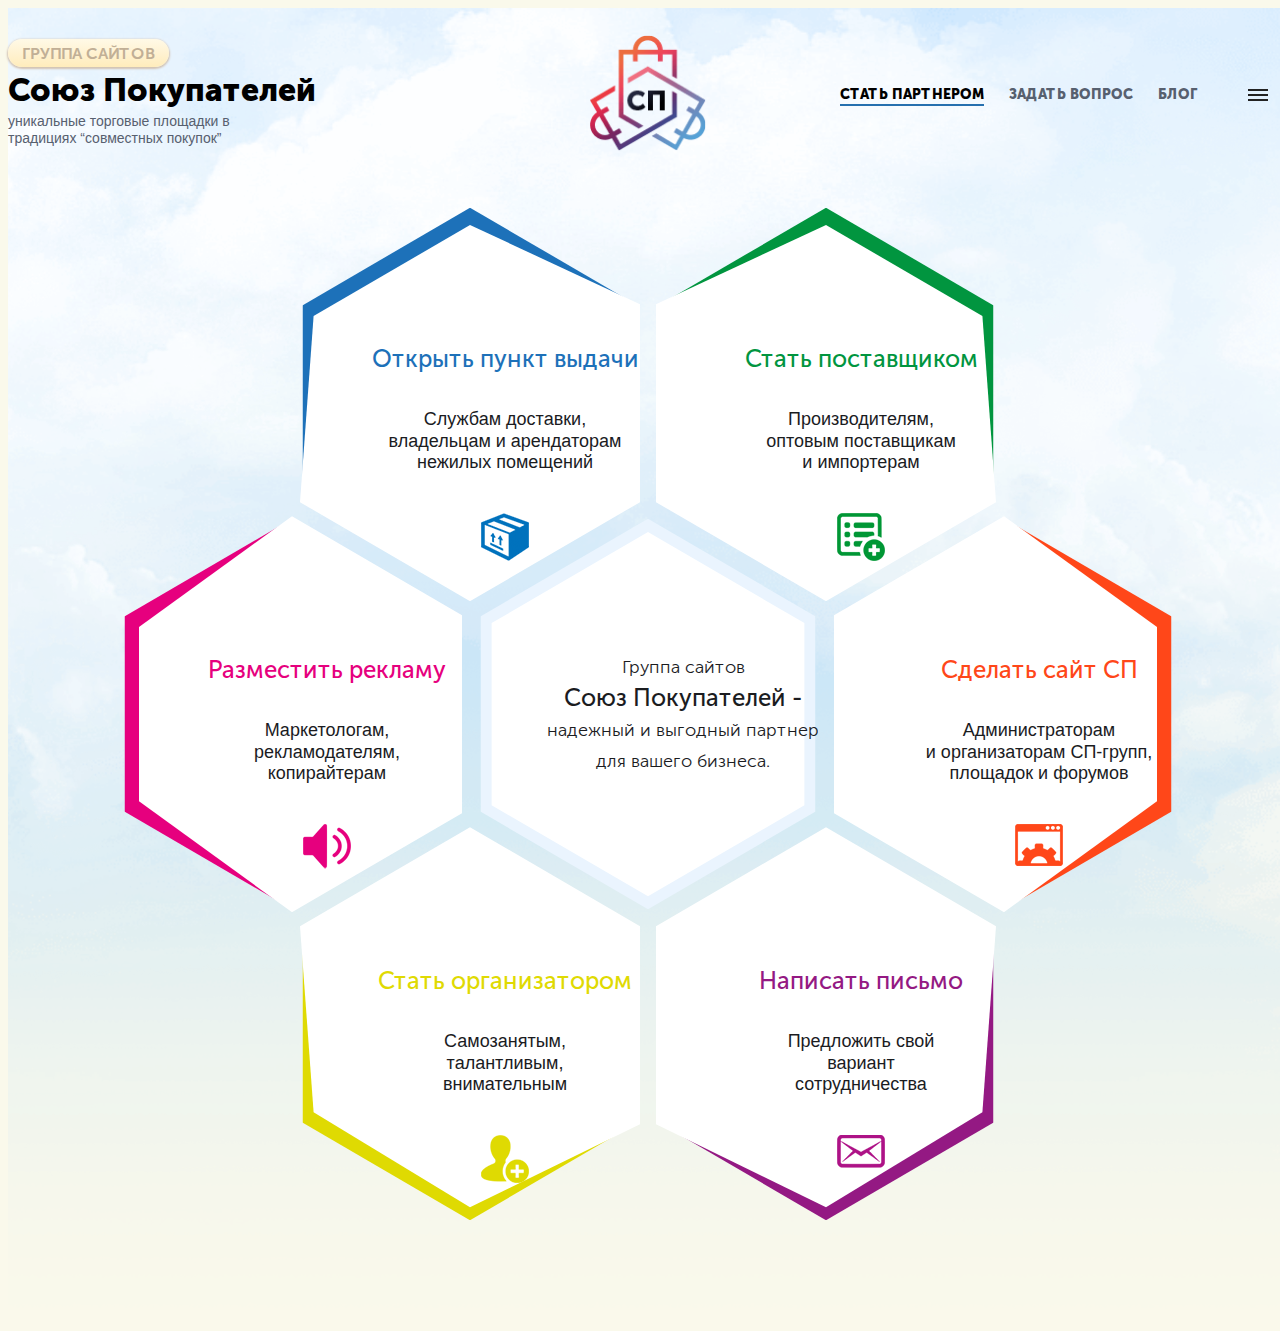
<file: partners.html>
<!doctype html>
<html lang="ru">

<head>
  <!-- Required meta tags -->
  <meta charset="utf-8">
  <meta name="viewport" content="width=device-width, initial-scale=1, shrink-to-fit=no">
  <title>Союз покупателей</title>

  <!-- Bootstrap CSS -->
  <link rel="stylesheet" href="https://stackpath.bootstrapcdn.com/bootstrap/4.1.3/css/bootstrap.min.css"
    integrity="sha384-MCw98/SFnGE8fJT3GXwEOngsV7Zt27NXFoaoApmYm81iuXoPkFOJwJ8ERdknLPMO" crossorigin="anonymous">
  <link rel="stylesheet" href="https://stackpath.bootstrapcdn.com/font-awesome/4.7.0/css/font-awesome.min.css">
  <link rel="stylesheet" type="text/css" href="css/slick.css">
  <link rel="stylesheet" href="css/main.css">
  <link rel="stylesheet" href="css/media.css">
</head>

<body>
  <header class="header section" id="header">
    <div class="navigation">
      <div class="container">
        <div class="row align-items-center">
          <div class="col-lg-12">
            <div class="navigation__in">

              <div class="offer">
                <a href="#" class="offer__button button button_orange">Группа сайтов</a>
                <h1 class="offer__title">Союз Покупателей</h1>
                <div class="offer__desc">
                  уникальные торговые площадки
                  в традициях “совместных покупок”
                </div>
              </div>

              <div class="logo-box">
                <a href="/" class="logo">
                  <img src="img/logo.png" alt="logo" class="logo__img">
                </a>
              </div>

              <nav class="nav">
                <ul class="menu">
                  <li class="menu__active"><a href="#">Стать партнером</a></li>
                  <li><a href="#">Задать вопрос</a></li>
                  <li><a href="#">Блог</a></li>
                </ul>
                <a href="#" class="menu-btn">
                  <span></span>
                </a>
              </nav>
            </div>
          </div>
        </div>
      </div>
    </div>
    <div class="partners">

      <div class="container">
        <div class="row">
          <div class="col-lg-12">
            <div class="partners__in">
              <div class="partners__row partners__row_1">
                <a href="#" class="partner partner_t-l partner_c-blue partner_1">
                  <div class="partner__out"></div>
                  <div class="partner__in"></div>
                  <div class="partner__content">
                    <div class="partner__text">
                      <div class="partner__title">Открыть пункт выдачи</div>
                      <div class="partner__desc">
                        Службам доставки,<br>
                        владельцам и арендаторам<br>
                        нежилых помещений
                      </div>
                    </div>
                    <div class="partner__img-box">
                      <img src="img/partner_1.png" alt="Партнёр" class="partner__img">
                    </div>
                  </div>
                </a>
                <a href="#" class="partner partner_t-r partner_c-green partner_2">
                  <div class="partner__out"></div>
                  <div class="partner__in"></div>
                  <div class="partner__content">
                    <div class="partner__text">
                      <div class="partner__title">Стать поставщиком</div>
                      <div class="partner__desc">
                        Производителям,<br>
                        оптовым поставщикам<br>
                        и импортерам
                      </div>
                    </div>
                    <div class="partner__img-box">
                      <img src="img/partner_2.png" alt="Партнёр" class="partner__img">
                    </div>
                  </div>
                </a>
              </div>
              <div class="partners__row partners__row_2">
                <a href="#" class="partner partner_c-l partner_c-pink partner_3">
                  <div class="partner__out"></div>
                  <div class="partner__in"></div>
                  <div class="partner__content">
                    <div class="partner__text">
                      <div class="partner__title">Разместить рекламу</div>
                      <div class="partner__desc">
                        Маркетологам,<br>
                        рекламодателям,<br>
                        копирайтерам
                      </div>
                    </div>
                    <div class="partner__img-box">
                      <img src="img/partner_3.png" alt="Партнёр" class="partner__img">
                    </div>
                  </div>
                </a>
                <a href="#" class="partner partner_c-c partner_c-sky partner_center  partner_4">
                  <div class="partner__out"></div>
                  <div class="partner__in"></div>
                  <div class="partner__content">
                    <div class="partner__text">
                      <div class="partner__desc">
                        Группа сайтов<br>
                        <span class="partner__desc-big">Союз Покупателей -</span><br>
                        надежный и выгодный партнер<br>
                        для вашего бизнеса.
                      </div>
                    </div>
                  </div>
                </a>
                <a href="#" class="partner partner_c-r partner_c-red  partner_5">
                  <div class="partner__out"></div>
                  <div class="partner__in"></div>
                  <div class="partner__content">
                    <div class="partner__text">
                      <div class="partner__title">Сделать сайт СП</div>
                      <div class="partner__desc">
                        Администраторам<br>
                        и организаторам СП-групп,<br>
                        площадок и форумов
                      </div>
                    </div>
                    <div class="partner__img-box">
                      <img src="img/partner_5.png" alt="Партнёр" class="partner__img">
                    </div>
                  </div>
                </a>
              </div>
              <div class="partners__row partners__row_3">
                <a href="#" class="partner partner_b-l partner_c-yellow partner_6">
                  <div class="partner__out"></div>
                  <div class="partner__in"></div>
                  <div class="partner__content">
                    <div class="partner__text">
                      <div class="partner__title">Стать организатором</div>
                      <div class="partner__desc">
                        Самозанятым,<br>
                        талантливым,<br>
                        внимательным
                      </div>
                    </div>
                    <div class="partner__img-box">
                      <img src="img/partner_6.png" alt="Партнёр" class="partner__img">
                    </div>
                  </div>
                </a>
                <a href="#" class="partner partner_b-r partner_c-purple partner_7">
                  <div class="partner__out"></div>
                  <div class="partner__in"></div>
                  <div class="partner__content">
                    <div class="partner__text">
                      <div class="partner__title">Написать письмо</div>
                      <div class="partner__desc">
                        Предложить свой<br>
                        вариант<br>
                        сотрудничества
                      </div>
                    </div>
                    <div class="partner__img-box">
                      <img src="img/partner_7.png" alt="Партнёр" class="partner__img">
                    </div>
                  </div>
                </a>
              </div>
              <div class="partners__row partners__row_4">
                <a href="#" class="partner partner_c-c partner_c-sky-gradient partner_center partner_8">
                  <div class="partner__out"></div>
                  <div class="partner__in"></div>
                  <div class="partner__content">
                    <div class="partner__text">
                      <div class="partner__desc">
                        Группа сайтов<br>
                        <span class="partner__desc-big">Союз Покупателей -</span><br>
                        надежный и выгодный партнер<br>
                        для вашего бизнеса.
                      </div>
                    </div>
                  </div>
                </a>
              </div>





            </div>
          </div>
        </div>
      </div>





    </div>

  </header>




  <aside class="sidebar">
    <div class="sidebar__close">
      <span>Закрыть</span>
      <i class="fa fa-times" aria-hidden="true"></i>
    </div>
    <ul class="sidebar__list">
      <li><a href="#">Главная</a></li>
      <li><a href="#">Главная</a></li>
      <li><a href="#">Главная</a>
        <ul>
          <li><a href="#">Главная</a></li>
          <li><a href="#">Главная</a></li>
          <li><a href="#">Главная</a></li>
          <li><a href="#">Главная</a></li>
        </ul>
      </li>
      <li><a href="#">Главная</a></li>
      <li><a href="#">Главная</a></li>
    </ul>
  </aside>
  <div class="overlay"></div>




  <!-- Optional JavaScript -->
  <!-- jQuery first, then Popper.js, then Bootstrap JS -->
  <script src="https://ajax.googleapis.com/ajax/libs/jquery/2.1.4/jquery.min.js"></script>

  <script src="js/slick.js"></script>
  <script src="js/imagesloaded.pkgd.min.js"></script>
  <script src="js/jquery-imagefill.js"></script>

  <script src="http://d3js.org/d3.v3.min.js"></script>
  <script src="http://d3js.org/queue.v1.min.js"></script>
  <script src="http://d3js.org/topojson.v0.min.js"></script>

  <script src="js/main.js"></script>
</body>

</html>
</file>
<file: css/main.css>
@charset "UTF-8";
@font-face {
  font-family: 'Museo Sans Cyrl';
  src: url("../fonts/MuseoSansCyrl-300/MuseoSansCyrl-300.eot");
  src: local("../fonts/MuseoSansCyrl-300/MuseoSansCyrl-300"), url("../fonts/MuseoSansCyrl-300/MuseoSansCyrl-300.eot?#iefix") format("embedded-opentype"), url("../fonts/MuseoSansCyrl-300/MuseoSansCyrl-300.woff") format("woff"), url("../fonts/MuseoSansCyrl-300/MuseoSansCyrl-300.ttf") format("truetype");
  font-weight: 300;
  font-style: normal;
}

@font-face {
  font-family: 'Museo Sans Cyrl';
  src: url("../fonts/MuseoSansCyrl-500/MuseoSansCyrl-500.eot");
  src: local("../fonts/MuseoSansCyrl-500/MuseoSansCyrl-500"), url("../fonts/MuseoSansCyrl-500/MuseoSansCyrl-500.eot?#iefix") format("embedded-opentype"), url("../fonts/MuseoSansCyrl-500/MuseoSansCyrl-500.woff") format("woff"), url("../fonts/MuseoSansCyrl-500/MuseoSansCyrl-500.ttf") format("truetype");
  font-weight: 500;
  font-style: normal;
}

@font-face {
  font-family: 'Museo Sans Cyrl';
  src: url("../fonts/MuseoSansCyrl-700/MuseoSansCyrl-700.eot");
  src: local("../fonts/MuseoSansCyrl-700/MuseoSansCyrl-700"), url("../fonts/MuseoSansCyrl-700/MuseoSansCyrl-700.eot?#iefix") format("embedded-opentype"), url("../fonts/MuseoSansCyrl-700/MuseoSansCyrl-700.woff") format("woff"), url("../fonts/MuseoSansCyrl-700/MuseoSansCyrl-700.ttf") format("truetype");
  font-weight: 700;
  font-style: normal;
}

@font-face {
  font-family: 'Museo Sans Cyrl';
  src: url("../fonts/MuseoSansCyrl-900/MuseoSansCyrl-900.eot");
  src: local("../fonts/MuseoSansCyrl-900/MuseoSansCyrl-900"), url("../fonts/MuseoSansCyrl-900/MuseoSansCyrl-900.eot?#iefix") format("embedded-opentype"), url("../fonts/MuseoSansCyrl-900/MuseoSansCyrl-900.woff") format("woff"), url("../fonts/MuseoSansCyrl-900/MuseoSansCyrl-900.ttf") format("truetype");
  font-weight: 900;
  font-style: normal;
}

@media (min-width: 1300px) {
  .container {
    max-width: 1300px;
  }
}

html {
  font-size: 10px;
}

body {
  background: #faf9eb;
  font-family: "PT Sans", sans-serif;
  font-weight: 400;
  font-size: 1.6rem;
  line-height: 1.2;
  width: 100%;
}

h1, h2, h3, h4, h5, h6 {
  margin: 0;
  padding: 0;
  font-family: "Museo Sans Cyrl";
  font-weight: 900;
}

h1 {
  font-size: 3.2rem;
}

h2 {
  font-size: 4.8rem;
}

h3 {
  font-size: 3rem;
}

h4 {
  font-size: 1.8rem;
}

p {
  padding: 0;
  margin: 0;
  color: #58616e;
  line-height: 1.3;
}

a {
  outline: none;
}

a:hover, a:active, a:focus {
  outline: none;
}

nav {
  margin: 0;
  padding: 0;
}

.gradient_orange, .button_orange {
  background: -webkit-gradient(linear, left top, left bottom, from(#fff9e7), to(#ffecbc));
  background: linear-gradient(to bottom, #fff9e7, #ffecbc);
}

.gradient_orange-darken, .button_orange:hover, .button_orange:active {
  background: -webkit-gradient(linear, left top, left bottom, from(#fff3ce), to(#ffe5a3));
  background: linear-gradient(to bottom, #fff3ce, #ffe5a3);
}

.button {
  cursor: pointer;
  text-decoration: none;
  border: none;
  outline: none;
}

.button:hover, .button:active, .button:focus {
  border: none;
  outline: none;
}

.button_orange {
  color: #978774;
  font-family: "Museo Sans Cyrl";
  font-weight: 700;
  border-radius: 100px;
  -webkit-box-shadow: 0px 1px 1px 1px #d2c3b3;
          box-shadow: 0px 1px 1px 1px #d2c3b3;
  -webkit-transition: all 0.3s ease;
  transition: all 0.3s ease;
  padding: 5px 10px;
}

.button_orange:hover, .button_orange:active {
  text-decoration: none;
  color: #978774;
}

.line__left, .line__right {
  float: left;
  background: #2670af;
  width: 50%;
  height: 4px;
}

.line__right {
  float: right;
}

.line:after {
  content: '';
  display: table;
  width: 100%;
  clear: both;
}

.block__head_horizontal {
  display: -webkit-box;
  display: -ms-flexbox;
  display: flex;
  -webkit-box-align: center;
      -ms-flex-align: center;
          align-items: center;
}

.block__head_horizontal .block__title {
  width: 50%;
}

.block__head_horizontal .block__desc {
  font-family: "Museo Sans Cyrl";
  font-weight: 900;
  width: 50%;
  padding: 0;
  margin: 0;
}

.block__minidesc {
  text-align: center;
  margin-top: 80px;
  color: #7a7a7a;
}

.block__minidesc:after {
  content: "";
  display: block;
  width: 50%;
  height: 1px;
  background: #7a7a7a;
  margin: 0 auto;
  margin-top: 20px;
}

.block__desc {
  margin-top: 30px;
}

.block__body {
  margin-top: 40px;
}

.block__list {
  list-style: none;
}

.block__list li {
  padding: 10px 0;
  padding-left: 60px;
  min-height: 60px;
  background: url("../img/checked.png") no-repeat left center;
  background-size: 42px;
  margin-bottom: 20px;
}

.block__list li:last-child {
  margin-bottom: 0;
}

.menu-btn {
  display: block;
  padding: 20px;
  width: 20px;
  height: 19px;
  position: relative;
  margin-left: 30px;
}

.menu-btn span,
.menu-btn span::before,
.menu-btn span::after {
  position: absolute;
  top: 50%;
  margin-top: -1px;
  right: 50%;
  margin-right: -10px;
  width: 20px;
  height: 2px;
  background-color: #222;
}

.menu-btn span::before,
.menu-btn span::after {
  content: '';
  display: block;
  -webkit-transition: all 0.2s ease;
  transition: all 0.2s ease;
}

.menu-btn span::before {
  -webkit-transform: translateY(-5px);
          transform: translateY(-5px);
}

.menu-btn span::after {
  -webkit-transform: translateY(5px);
          transform: translateY(5px);
}

.menu-btn_active span:before {
  -webkit-transform: rotate(-35deg);
          transform: rotate(-35deg);
  width: 10px;
  -webkit-transform-origin: right bottom;
          transform-origin: right bottom;
}

.menu-btn_active span:after {
  -webkit-transform: rotate(35deg);
          transform: rotate(35deg);
  width: 10px;
  -webkit-transform-origin: right top;
          transform-origin: right top;
}

.map-form {
  margin-top: 35px;
}

.map-form__select {
  border-radius: 10px;
  height: 55px;
  font-size: 2.4rem;
  font-family: "Museo Sans Cyrl";
  font-weight: 900;
  color: 0;
  padding: 10px 20px;
}

.map-form__select:active, .map-form__select:focus {
  outline: none;
}

.custom-select {
  background-position: right 20px center;
}

.cities {
  list-style: none;
  width: 100%;
  padding: 0 20px;
  margin-top: 20px;
}

.cities li {
  width: 49%;
  display: inline-block;
  margin-bottom: 15px;
}

.cities li a {
  color: #008ed4;
}

.overlay {
  display: block;
  position: fixed;
  top: 0;
  left: 0;
  z-index: 10;
  height: 100%;
  width: 0;
  background: #000000;
  opacity: 0.3;
}

.overlay_active {
  width: 100%;
}

.sidebar {
  background: #e9f4fe;
  -webkit-box-shadow: -1px 0px 21px 0px rgba(115, 129, 149, 0.74);
          box-shadow: -1px 0px 21px 0px rgba(115, 129, 149, 0.74);
  padding: 35px 100px;
  position: fixed;
  right: 0;
  top: 0;
  z-index: 20;
  width: 800px;
  height: 100vh;
  background: #fff;
  -webkit-transition: all 0.5s ease;
  transition: all 0.5s ease;
  -webkit-transform: translateX(120%);
          transform: translateX(120%);
}

.sidebar_active {
  -webkit-transform: translateX(0);
          transform: translateX(0);
}

.sidebar__close {
  float: right;
  cursor: pointer;
}

.sidebar__close i {
  font-size: 16px;
}

.sidebar__list {
  margin-top: 40px;
  list-style: none;
  padding: 0;
}

.sidebar__list li {
  border-bottom: 1px solid #ccd8e4;
}

.sidebar__list li:last-child {
  border: none;
}

.sidebar__list li a {
  display: block;
  padding: 10px;
  color: #57606f;
  font-family: "Museo Sans Cyrl";
  font-weight: 700;
  text-transform: uppercase;
  text-decoration: none;
}

.sidebar__list li a:hover {
  background: #c9e4fc;
}

.sidebar__list ul {
  list-style: none;
  padding: 0;
  display: -webkit-box;
  display: -ms-flexbox;
  display: flex;
  -ms-flex-wrap: wrap;
      flex-wrap: wrap;
}

.sidebar__list ul li {
  width: 49%;
  border: none;
}

.sidebar__list ul li a {
  font-weight: 500;
  padding: 10px 20px;
  text-transform: none;
}

.socials {
  position: fixed;
  left: 30px;
  bottom: 30px;
  display: block;
  z-index: 5;
}

.socials__list {
  list-style: none;
  padding: 0;
  margin: 0;
  text-align: center;
}

.socials__list li {
  font-size: 24px;
  margin-bottom: 10px;
}

.socials__list li:last-child {
  margin-bottom: 0;
}

.page-nav {
  right: 10px;
  bottom: 20px;
  position: fixed;
  z-index: 5;
}

.page-nav__socials {
  display: none;
}

.page-nav__list {
  padding: 0;
  margin: 0;
  list-style: none;
  display: -webkit-box;
  display: -ms-flexbox;
  display: flex;
  -webkit-box-orient: vertical;
  -webkit-box-direction: normal;
      -ms-flex-direction: column;
          flex-direction: column;
  -webkit-box-align: center;
      -ms-flex-align: center;
          align-items: center;
}

.page-nav__list li {
  margin-bottom: 40px;
  position: relative;
}

.page-nav__list li::after {
  content: '';
  position: absolute;
  width: 1px;
  top: 100%;
  margin-top: 2px;
  height: 36px;
  background-color: #c69c6d;
  left: 50%;
}

.page-nav__list li:last-child {
  margin-bottom: 0;
}

.page-nav__list li:last-child:after {
  display: none;
}

.page-nav__list li a {
  width: 35px;
  height: 35px;
  font-size: 14px;
  display: -webkit-box;
  display: -ms-flexbox;
  display: flex;
  -webkit-box-orient: vertical;
  -webkit-box-direction: normal;
      -ms-flex-direction: column;
          flex-direction: column;
  -webkit-box-pack: center;
      -ms-flex-pack: center;
          justify-content: center;
  -webkit-box-align: center;
      -ms-flex-align: center;
          align-items: center;
  -webkit-transition: 0.4s;
  transition: 0.4s;
  border-radius: 50%;
  border: solid 1px #c69c6d;
  font-weight: 700;
  color: #c69c6d;
  text-decoration: none;
}

.page-nav__list li a.active {
  background-color: #c69c6d;
  color: #fff;
}

.page-nav__title {
  width: 35px;
  height: 35px;
  display: -webkit-box;
  display: -ms-flexbox;
  display: flex;
  -webkit-box-orient: vertical;
  -webkit-box-direction: normal;
      -ms-flex-direction: column;
          flex-direction: column;
  -webkit-box-pack: center;
      -ms-flex-pack: center;
          justify-content: center;
  font-size: 18px;
  -webkit-transform-origin: left bottom;
          transform-origin: left bottom;
  -webkit-transform: translate(90%, 0%) rotate(-90deg);
          transform: translate(90%, 0%) rotate(-90deg);
  color: #c69c6d;
  white-space: nowrap;
}

.header {
  background: url(../img/cloud.png) no-repeat top center;
  background-size: cover;
}

.header .line {
  margin-top: 50px;
}

.navigation {
  padding: 27px 0 50px;
}

.navigation__in {
  display: -webkit-box;
  display: -ms-flexbox;
  display: flex;
  -webkit-box-pack: justify;
      -ms-flex-pack: justify;
          justify-content: space-between;
  -webkit-box-align: center;
      -ms-flex-align: center;
          align-items: center;
}

.navigation__in .offer {
  -ms-flex-preferred-size: 40%;
      flex-basis: 40%;
}

.navigation__in .logo {
  -ms-flex-preferred-size: 20%;
      flex-basis: 20%;
  -webkit-box-pack: center;
      -ms-flex-pack: center;
          justify-content: center;
}

.navigation__in .nav {
  display: -webkit-box;
  display: -ms-flexbox;
  display: flex;
  -ms-flex-preferred-size: 40%;
      flex-basis: 40%;
  -webkit-box-pack: end;
      -ms-flex-pack: end;
          justify-content: flex-end;
}

.offer__button {
  font-family: "Museo Sans Cyrl";
  font-weight: 700;
  color: #c1af96;
  text-transform: uppercase;
  padding: 5px 14px 4px;
  -webkit-box-shadow: 0px 1px 2px 1px #d2c3b3;
          box-shadow: 0px 1px 2px 1px #d2c3b3;
}

.offer__button:hover, .offer__button:active {
  text-decoration: none;
  color: #c1af96;
}

.offer__title {
  margin-top: 8px;
}

.offer__desc {
  margin-top: 4px;
  font-size: 1.4rem;
  color: #57606f;
  max-width: 260px;
}

.logo__img {
  height: 116px;
  width: 116px;
}

.nav {
  display: -webkit-box;
  display: -ms-flexbox;
  display: flex;
  -webkit-box-align: center;
      -ms-flex-align: center;
          align-items: center;
}

.menu {
  display: -webkit-box;
  display: -ms-flexbox;
  display: flex;
  list-style: none;
  text-transform: uppercase;
  font-size: 1.4rem;
  font-family: "Museo Sans Cyrl";
  font-weight: 900;
  padding: 0;
  margin: 0;
}

.menu li {
  margin-right: 35px;
}

.menu li:last-child {
  margin-right: 0;
}

.menu li a {
  text-decoration: none;
  color: #57606f;
  position: relative;
  padding-bottom: 3px;
}

.menu li a:before {
  content: '';
  position: absolute;
  display: block;
  background: #2670af;
  width: 100%;
  height: 2px;
  bottom: 0;
  left: 0;
  -webkit-transition: all 0.3s ease;
  transition: all 0.3s ease;
  -webkit-transform: scale(0);
          transform: scale(0);
  -webkit-transform-origin: center left;
          transform-origin: center left;
}

.menu li a:hover {
  color: #000;
}

.menu li a:hover:before {
  -webkit-transform: scale(1);
          transform: scale(1);
}

.menu li.menu__active a {
  color: #000;
}

.menu li.menu__active a:before {
  -webkit-transform: scale(1);
          transform: scale(1);
}

.slider-main__img {
  width: 100%;
}

.slider-main__dots ul {
  list-style: none;
  display: -webkit-box;
  display: -ms-flexbox;
  display: flex;
  -webkit-box-pack: center;
      -ms-flex-pack: center;
          justify-content: center;
  margin: 0;
  padding: 0;
  margin-top: 6px;
}

.slider-main__dots ul li {
  margin-right: 8px;
}

.slider-main__dots ul li button {
  border: none;
  background: #000;
  color: transparent;
  height: 10px;
  width: 10px;
  border-radius: 100px;
  padding: 0;
  cursor: pointer;
}

.slider-main__dots ul .slick-active button {
  background: #23aae2;
}

.advantages {
  margin-top: 50px;
}

.advantages__bottom {
  margin-top: 80px;
}

.advantage {
  font-family: "Museo Sans Cyrl";
  font-weight: 900;
  display: -webkit-box;
  display: -ms-flexbox;
  display: flex;
  -webkit-box-pack: center;
      -ms-flex-pack: center;
          justify-content: center;
  line-height: 1;
}

.advantage__number {
  font-size: 4rem;
  display: inline;
  background-repeat: no-repeat;
  background-position: center bottom 1px;
  background-size: 100% 4px;
  background-image: -webkit-gradient(linear, left top, right top, from(#e95f2c), to(#3c4e94));
  background-image: linear-gradient(to right, #e95f2c, #3c4e94);
  padding-bottom: 9px;
}

.advantage__title {
  font-size: 2rem;
  color: #6f7987;
  margin-top: 45px;
}

.adv-main {
  font-family: "Museo Sans Cyrl";
  text-align: center;
  position: relative;
  line-height: 1;
}

.adv-main__line {
  position: absolute;
  z-index: 1;
  left: 0;
  top: 50%;
  width: 100%;
  display: inline-block;
  border-top: 1px dashed #bcaf93;
  height: 18px;
}

.adv-main__button {
  position: relative;
  z-index: 2;
  padding: 14px 90px;
  text-align: center;
  display: inline-block;
  border-radius: 100px;
  -webkit-box-shadow: 0px 1px 1px 1px #d2c3b3, 0px 0px 30px 20px rgba(235, 88, 48, 0.1);
          box-shadow: 0px 1px 1px 1px #d2c3b3, 0px 0px 30px 20px rgba(235, 88, 48, 0.1);
}

.adv-main__number {
  font-size: 4.8rem;
  font-weight: 900;
}

.adv-main__title {
  font-weight: 900;
  font-size: 2rem;
  color: #6f7987;
  margin-top: 1px;
}

.what {
  margin-top: 170px;
}

.what__in {
  background: url("../img/what_bg.jpg") no-repeat top left;
  background-size: cover;
  padding: 50px 35px 45px;
}

.what__block {
  width: 50%;
}

.what .line {
  margin-top: 270px;
}

.why {
  margin-top: 100px;
}

.why .block {
  padding-left: 35px;
}

.why__body {
  margin-top: 50px;
}

.why .line {
  margin-top: 130px;
}

.why .price-box-border {
  background-image: -webkit-gradient(linear, right top, left top, from(#f65742), to(#2975ba));
  background-image: linear-gradient(to left, #f65742, #2975ba);
  padding: 2px;
}

.why .price-box {
  background: #fff;
  padding: 40px 35px 30px;
  position: relative;
}

.why .price-box__title {
  color: #008ed4;
}

.why .price-box__title-min {
  display: none;
}

.why .price-box__wrap {
  margin-top: 35px;
  margin-left: 25px;
  max-width: 360px;
}

.why .price-box__subtitle {
  display: -webkit-box;
  display: -ms-flexbox;
  display: flex;
}

.why .price-box__down {
  margin-left: 10px;
}

.why .price-box__list {
  list-style: none;
  padding: 0;
  margin: 0;
  margin-top: 25px;
}

.why .price-box__list li {
  display: -webkit-box;
  display: -ms-flexbox;
  display: flex;
  -webkit-box-pack: justify;
      -ms-flex-pack: justify;
          justify-content: space-between;
  position: relative;
  margin-bottom: 30px;
}

.why .price-box__list li:last-child {
  margin-bottom: 0;
}

.why .price-box__list li:after {
  content: "";
  position: absolute;
  z-index: 1;
  left: 0;
  top: 80%;
  width: 100%;
  display: inline-block;
  border-top: 1px dotted #bcaf93;
  height: 18px;
}

.why .price-box__list li span {
  position: relative;
  z-index: 2;
  background: #fff;
  padding: 0 3px;
}

.why .price-box__list li span.price-value {
  font-size: 2.4rem;
  font-family: "Museo Sans Cyrl";
  font-weight: 500;
}

.why .price-box__list li.final:after {
  display: none;
}

.why .price-box__list li.final span.price-name {
  font-size: 2.4rem;
  font-family: "Museo Sans Cyrl";
  font-weight: 900;
  color: #58616e;
}

.why .price-box__list li.final span.price-value {
  font-family: "Museo Sans Cyrl";
  font-size: 3rem;
  font-weight: 900;
  color: #008ed4;
}

.why .price-box .boots {
  position: absolute;
  z-index: 3;
  right: -40px;
  top: -60px;
  width: 390px;
}

.why .price-box .boots__img {
  width: 100%;
}

.why .price-roz__wrap {
  margin-top: 35px;
}

.why .price-roz__subtitle {
  display: -webkit-box;
  display: -ms-flexbox;
  display: flex;
}

.why .price-roz__down {
  margin-left: 10px;
}

.why .price-roz__list {
  list-style: none;
  padding: 0;
  margin: 0;
  margin-top: 25px;
}

.why .price-roz__list li {
  display: -webkit-box;
  display: -ms-flexbox;
  display: flex;
  -webkit-box-pack: justify;
      -ms-flex-pack: justify;
          justify-content: space-between;
  position: relative;
  margin-bottom: 3px;
}

.why .price-roz__list li:last-child {
  margin-bottom: 0;
}

.why .price-roz__list li:after {
  content: "";
  position: absolute;
  z-index: 1;
  left: 0;
  top: 80%;
  width: 100%;
  display: inline-block;
  border-top: 1px dotted #bcaf93;
  height: 18px;
}

.why .price-roz__list li span {
  position: relative;
  z-index: 2;
  background: #faf9eb;
  padding: 0 3px;
}

.why .price-roz__list li span.price-name {
  font-size: 2rem;
}

.why .price-roz__list li span.price-value {
  font-size: 2rem;
}

.why .price-roz__list li.sub-price span.price-name {
  padding-left: 50px;
}

.why .price-roz__list li.final {
  margin-top: 20px;
}

.why .price-roz__list li.final:after {
  display: none;
}

.why .price-roz__list li.final span {
  font-family: "Museo Sans Cyrl";
  font-weight: 900;
  color: #000;
}

.why .price-roz__list li.final span.price-name {
  font-size: 2.4rem;
}

.why .price-roz__list li.final span.price-value {
  font-size: 3rem;
}

.catalog {
  margin-top: 160px;
}

.catalog__body {
  margin-top: 40px;
}

.catalog .line {
  margin-top: 180px;
}

.map {
  margin-top: 170px;
}

.map .line {
  margin-top: 80px;
}

.products {
  display: -webkit-box;
  display: -ms-flexbox;
  display: flex;
  -webkit-box-pack: justify;
      -ms-flex-pack: justify;
          justify-content: space-between;
}

.card-one {
  background: #fff;
  padding: 9px;
  border: 1px solid #c3c3ba;
  display: -webkit-box;
  display: -ms-flexbox;
  display: flex;
  -webkit-box-orient: vertical;
  -webkit-box-direction: normal;
      -ms-flex-direction: column;
          flex-direction: column;
  -webkit-box-pack: justify;
      -ms-flex-pack: justify;
          justify-content: space-between;
}

.card-one__img-box {
  width: 100%;
  height: 100%;
  position: relative;
  -ms-flex-preferred-size: auto;
      flex-basis: auto;
}

.card-one__img {
  min-height: 100%;
  min-width: 100%;
}

.card-one__body {
  padding-top: 5px;
  -ms-flex-preferred-size: 70px;
      flex-basis: 70px;
  -ms-flex-negative: 0;
      flex-shrink: 0;
  overflow: hidden;
  display: -webkit-box;
  display: -ms-flexbox;
  display: flex;
  -webkit-box-orient: vertical;
  -webkit-box-direction: normal;
      -ms-flex-direction: column;
          flex-direction: column;
  -ms-flex-pack: distribute;
      justify-content: space-around;
}

.card-one__name {
  font-size: 1.4rem;
  color: #58616e;
}

.card-one__buy {
  margin-top: 10px;
  display: -webkit-box;
  display: -ms-flexbox;
  display: flex;
  -webkit-box-pack: justify;
      -ms-flex-pack: justify;
          justify-content: space-between;
  font-family: "Museo Sans Cyrl";
  font-weight: 900;
  -webkit-box-align: center;
      -ms-flex-align: center;
          align-items: center;
}

.card-one__price {
  font-size: 1.6rem;
}

.card-one__button {
  padding: 3px 10px;
  font-size: 1.4rem;
  color: #008ed4;
  background: #d5ebff;
  border: none;
  border-radius: 100px;
  font-family: "Museo Sans Cyrl";
  font-weight: 900;
  -webkit-transition: all 0.3s ease;
  transition: all 0.3s ease;
  cursor: pointer;
}

.card-one__button:hover {
  background: #008ed4;
  color: #fff;
}

.card-one__left {
  -ms-grid-row: 1;
  -ms-grid-row-span: 2;
  -ms-grid-column: 1;
  grid-area: card-one__left;
}

.card-one__right {
  -ms-grid-row: 1;
  -ms-grid-row-span: 2;
  -ms-grid-column: 4;
  grid-area: card-one__right;
}

.card-one__min-1 {
  -ms-grid-row: 1;
  -ms-grid-column: 2;
  grid-area: card-one__min-1;
}

.card-one__min-2 {
  -ms-grid-row: 1;
  -ms-grid-column: 3;
  grid-area: card-one__min-2;
}

.card-one__form {
  -ms-grid-row: 2;
  -ms-grid-column: 2;
  grid-area: card-one__form;
}

.card-one__min-4 {
  -ms-grid-row: 2;
  -ms-grid-column: 3;
  grid-area: card-one__min-4;
}

.products {
  display: -ms-grid;
  display: grid;
      grid-template-areas: "card-one__left card-one__min-1 card-one__min-2 card-one__right" "card-one__left card-one__form card-one__min-4 card-one__right";
  grid-column-gap: 15px;
  grid-row-gap: 15px;
  -ms-grid-rows: (250px)[2];
      grid-template-rows: repeat(2, 250px);
  -ms-grid-columns: 2fr 1fr 1fr 1fr;
      grid-template-columns: 2fr 1fr 1fr 1fr;
}

.mini-form {
  background: #008ed4;
  color: #fff;
  padding: 20px 15px;
  display: -webkit-box;
  display: -ms-flexbox;
  display: flex;
  -webkit-box-orient: vertical;
  -webkit-box-direction: normal;
      -ms-flex-direction: column;
          flex-direction: column;
  -ms-flex-pack: distribute;
      justify-content: space-around;
}

.mini-form__title {
  text-transform: uppercase;
  font-family: "Museo Sans Cyrl";
  font-weight: 900;
  font-size: 2rem;
  line-height: 1.2em;
}

.mini-form__form {
  margin-top: 20px;
  text-align: center;
}

.mini-form__input {
  display: block;
  width: 100%;
  background: #f1f1f1;
  border: none;
  outline: none;
  padding: 10px 5px;
}

.mini-form__button {
  display: inline-block;
  margin-top: 25px;
  border: 1px solid;
  color: #fff;
  background: transparent;
  border-radius: 100px;
  cursor: pointer;
  padding: 4px 20px 5px;
  -webkit-transition: all 0.3s ease;
  transition: all 0.3s ease;
}

.mini-form__button:hover {
  background: #ffffff;
  color: #008ed4;
}

.how {
  margin-top: 100px;
}

.how__body {
  margin-top: 20px;
}

.how__img {
  width: 100%;
  background: url("../img/arrow.svg") repeat-x left center;
  background-size: 25%;
}

.how__img_v {
  display: none;
}

.how__route {
  position: relative;
  margin-top: 15px;
}

.route {
  padding: 45px 30px;
  background: #fff;
  border: 1px solid #ecece1;
  text-align: center;
  position: relative;
}

.route__number {
  display: inline-block;
  background-image: -webkit-gradient(linear, left top, left bottom, from(#fffbec), to(#fff4cc));
  background-image: linear-gradient(to bottom, #fffbec, #fff4cc);
  -webkit-box-shadow: 0px 1px 1px 1px #d2c3b3;
          box-shadow: 0px 1px 1px 1px #d2c3b3;
  border-radius: 100px;
  height: 57px;
  width: 57px;
  text-align: center;
  line-height: 57px;
  color: #f1ad7c;
  font-family: "Museo Sans Cyrl";
  font-weight: 900;
  font-size: 4rem;
  -webkit-box-shadow: 0px 1px 1px 1px #d2c3b3, 0px 0px 9px 4px rgba(122, 83, 63, 0.15);
          box-shadow: 0px 1px 1px 1px #d2c3b3, 0px 0px 9px 4px rgba(122, 83, 63, 0.15);
  position: relative;
  z-index: 2;
}

.route__rounds {
  position: relative;
}

.route__rounds:after {
  content: "";
  position: absolute;
  z-index: 1;
  right: 0;
  top: 50%;
  width: 100%;
  display: inline-block;
  border-top: 1px dashed #bcaf93;
  height: 18px;
}

.route__arrow {
  position: absolute;
  z-index: 2;
  right: -30px;
  top: 50%;
  -webkit-transform: translate(50%, -50%);
          transform: translate(50%, -50%);
}

.route__arrow img {
  width: 27px;
  height: 27px;
}

.route__title {
  margin-top: 15px;
  font-family: "Museo Sans Cyrl";
  font-weight: 900;
  font-size: 3rem;
  color: #008ed4;
}

.route__desc {
  margin-top: 30px;
  color: #58616e;
}

.register {
  background-image: -webkit-gradient(linear, left top, left bottom, from(#0db5e6), to(#089fe0));
  background-image: linear-gradient(to bottom, #0db5e6, #089fe0);
  color: #fff;
  font-family: "Museo Sans Cyrl";
  font-weight: 900;
  text-align: center;
  padding: 22px 0;
  margin-top: 30px;
  -webkit-box-shadow: 0px 1px 5px 0px rgba(63, 81, 122, 0.8);
          box-shadow: 0px 1px 5px 0px rgba(63, 81, 122, 0.8);
}

.register a {
  font-size: 3rem;
  color: #fff;
}

.register a:hover, .register a:active {
  color: #fff;
}

.comments {
  margin-top: 140px;
  margin-bottom: 220px;
}

.comments__body {
  margin-top: 50px;
}

.comment__img-product {
  width: 100%;
}

.comment__title {
  margin-top: 15px;
  font-size: 1.7rem;
}

.comment__rating {
  margin-top: 10px;
  display: -webkit-box;
  display: -ms-flexbox;
  display: flex;
  -webkit-box-align: center;
      -ms-flex-align: center;
          align-items: center;
}

.comment__stars {
  list-style: none;
  display: -webkit-box;
  display: -ms-flexbox;
  display: flex;
  padding: 0;
  margin: 0;
  margin-right: 10px;
}

.comment__stars li {
  height: 14px;
  width: 14px;
  margin-right: 3px;
  background: url("../img/star_off.png") no-repeat center center;
  cursor: pointer;
}

.comment__stars li:hover, .comment__stars li.active {
  background: url("../img/star_on.png") no-repeat center center;
}

.comment__click {
  font-size: 1.2rem;
  color: #0897dc;
}

.comment__author {
  margin-top: 25px;
  display: -webkit-box;
  display: -ms-flexbox;
  display: flex;
  -webkit-box-align: center;
      -ms-flex-align: center;
          align-items: center;
}

.comment__author-img {
  width: 25px;
  height: 25px;
  border-radius: 100px;
  margin-right: 7px;
}

.comment__author-name {
  font-family: "Museo Sans Cyrl";
  font-weight: 900;
  color: #9f8567;
}

.comment__text {
  color: #58616e;
  font-size: 1.4rem;
  margin-top: 10px;
  background: #fff;
  padding: 30px 10px;
  border: 1px solid #e5e5dc;
  line-height: 1.4em;
  position: relative;
}

.comment__text::after, .comment__text::before {
  content: '';
  position: absolute;
  background: #fff;
  left: 30px;
  top: -7px;
  width: 15px;
  height: 15px;
  -webkit-box-shadow: 0 0 1px 1px #e5e5dc;
          box-shadow: 0 0 1px 1px #e5e5dc;
  z-index: -1;
  -webkit-transform: rotate(45deg);
          transform: rotate(45deg);
}

.comment__text::before {
  z-index: 1;
  -webkit-box-shadow: none;
          box-shadow: none;
}

.comment__all {
  font-size: 1.2rem;
  color: #0897dc;
  text-decoration: underline;
  padding-bottom: 3px;
}

.subscribe {
  text-align: center;
  height: 96%;
  padding: 30px 16px;
  background: url(../img/border-l.png) repeat-y left top/5px, url(../img/border-r.png) repeat-y right top/5px, url(../img/border-t.png) repeat-x left top/65px, #fff url(../img/border-b.png) repeat-x left bottom/65px;
}

.subscribe__img {
  width: 54px;
}

.subscribe__title {
  font-family: "Museo Sans Cyrl";
  font-weight: 900;
  font-size: 2.6rem;
  color: #008ed4;
  margin-top: 20px;
}

.subscribe__form {
  margin-top: 30px;
}

.subscribe__input {
  background: #f6f6f6;
  display: block;
  width: 100%;
  border: none;
  padding: 12px 15px 14px;
  font-size: 1.4rem;
}

.subscribe__button {
  border: none;
  outline: none;
  color: #978774;
  font-family: "Museo Sans Cyrl";
  font-weight: 700;
  font-size: 1.6rem;
  padding: 14px 34px;
  border-radius: 100px;
  -webkit-box-shadow: 0px 1px 1px 1px #d2c3b3;
          box-shadow: 0px 1px 1px 1px #d2c3b3;
  margin-top: 30px;
  cursor: pointer;
}

.subscribe__policy {
  margin-top: 60px;
  display: block;
  color: #919cad;
  text-decoration: underline;
}

.footer {
  background: #e5f1ff;
  padding: 40px 0 35px;
}

.f-offer {
  display: -webkit-box;
  display: -ms-flexbox;
  display: flex;
}

.f-offer__img-box {
  margin-right: 20px;
}

.f-offer__img {
  width: 56px;
  height: 56px;
}

.f-offer__desc {
  margin-top: 10px;
}

.f-offer__copy {
  margin-top: 25px;
}

.f-menu {
  list-style: none;
  padding: 0;
  margin: 0;
  display: table;
  margin: 0 auto;
  /* Стили Карты */
}

.f-menu li {
  margin-bottom: 7px;
}

.f-menu li:last-child {
  margin-bottom: 0;
}

.f-menu li a {
  font-size: 1.4rem;
  color: #4c6f97;
  text-decoration: underline;
}

.f-menu li a:hover, .f-menu li a:active {
  color: #2a3d53;
}

#svg_map {
  position: absolute;
  left: 0;
  width: 100%;
}

path {
  stroke: white;
  stroke-width: 1px;
  cursor: pointer;
}

.tooltip {
  position: absolute;
  top: 0;
  text-align: center;
  padding: 5px 20px;
  font-size: 16px;
  background: #fff;
  border-radius: 100px;
  pointer-events: none;
  -webkit-box-shadow: 0 0 4px #333;
          box-shadow: 0 0 4px #333;
}

.partners {
  padding-bottom: 100px;
}

.partners__row {
  display: -webkit-box;
  display: -ms-flexbox;
  display: flex;
  -webkit-box-pack: center;
      -ms-flex-pack: center;
          justify-content: center;
}

.partners__row .partner {
  margin-right: 16px;
}

.partners__row .partner:last-child {
  margin-right: 0;
}

.partners__row_2, .partners__row_3 {
  margin-top: -85px;
}

.partners__row_4 {
  margin-top: -4px;
  display: none;
}

.partner {
  position: relative;
  display: block;
  height: 396px;
  width: 340px;
  overflow: hidden;
}

.partner:hover .partner__in {
  background: #f7f7f7;
}

.partner_c-blue .partner__out {
  background: #1d71b9;
}

.partner_c-blue .partner__title {
  color: #1d71b9;
}

.partner_c-green .partner__out {
  background: #01953f;
}

.partner_c-green .partner__title {
  color: #01953f;
}

.partner_c-pink .partner__out {
  background: #e6007e;
}

.partner_c-pink .partner__title {
  color: #e6007e;
}

.partner_c-sky .partner__out {
  background: #eaf4fe;
}

.partner_c-sky .partner__title {
  color: #eaf4fe;
}

.partner_c-sky-gradient .partner__out {
  background: linear-gradient(135deg, #ffc6be 0%, #a0c6ea 100%);
}

.partner_c-sky-gradient .partner__title {
  color: #eaf4fe;
}

.partner_c-red .partner__out {
  background: #ff4719;
}

.partner_c-red .partner__title {
  color: #ff4719;
}

.partner_c-yellow .partner__out {
  background: #dfda02;
}

.partner_c-yellow .partner__title {
  color: #dfda02;
}

.partner_c-purple .partner__out {
  background: #941983;
}

.partner_c-purple .partner__title {
  color: #941983;
}

.partner__out {
  position: absolute;
  z-index: 9;
  display: block;
  width: 100%;
  height: 100%;
  -webkit-clip-path: polygon(50% 0%, 100% 25%, 100% 75%, 50% 100%, 0% 75%, 0% 25%);
          clip-path: polygon(50% 0%, 100% 25%, 100% 75%, 50% 100%, 0% 75%, 0% 25%);
  -webkit-transform: scale(0.986);
          transform: scale(0.986);
}

.partner__in {
  position: absolute;
  z-index: 10;
  top: 0;
  left: 0;
  display: block;
  height: 100%;
  width: 100%;
  background: #fff;
  -webkit-transition: all 0.3s ease;
  transition: all 0.3s ease;
}

.partner_t-l .partner__in {
  -webkit-clip-path: polygon(50% 5%, 100% 25%, 100% 75%, 50% 100%, 0% 75%, 4% 28%);
          clip-path: polygon(50% 5%, 100% 25%, 100% 75%, 50% 100%, 0% 75%, 4% 28%);
}

.partner_t-r .partner__in {
  -webkit-clip-path: polygon(50% 5%, 96% 28%, 100% 75%, 50% 100%, 0% 75%, 0% 25%);
          clip-path: polygon(50% 5%, 96% 28%, 100% 75%, 50% 100%, 0% 75%, 0% 25%);
}

.partner_c-l .partner__in {
  -webkit-clip-path: polygon(50% 0%, 100% 25%, 100% 75%, 50% 100%, 5% 72%, 5% 28%);
          clip-path: polygon(50% 0%, 100% 25%, 100% 75%, 50% 100%, 5% 72%, 5% 28%);
}

.partner_c-r .partner__in {
  -webkit-clip-path: polygon(50% 0%, 95% 28%, 95% 72%, 50% 100%, 0% 75%, 0% 25%);
          clip-path: polygon(50% 0%, 95% 28%, 95% 72%, 50% 100%, 0% 75%, 0% 25%);
}

.partner_c-c .partner__in {
  -webkit-clip-path: polygon(50% 4%, 96% 27%, 96% 73%, 50% 96%, 4% 73%, 4% 27%);
          clip-path: polygon(50% 4%, 96% 27%, 96% 73%, 50% 96%, 4% 73%, 4% 27%);
}

.partner_b-l .partner__in {
  -webkit-clip-path: polygon(50% 0%, 100% 25%, 100% 75%, 50% 96%, 4% 72%, 0% 25%);
          clip-path: polygon(50% 0%, 100% 25%, 100% 75%, 50% 96%, 4% 72%, 0% 25%);
}

.partner_b-r .partner__in {
  -webkit-clip-path: polygon(50% 0%, 100% 25%, 96% 72%, 50% 96%, 0% 75%, 0% 25%);
          clip-path: polygon(50% 0%, 100% 25%, 96% 72%, 50% 96%, 0% 75%, 0% 25%);
}

.partner__content {
  position: absolute;
  top: 0;
  left: 0;
  z-index: 11;
  color: #000;
  height: 100%;
  width: 100%;
  display: -webkit-box;
  display: -ms-flexbox;
  display: flex;
  -webkit-box-orient: vertical;
  -webkit-box-direction: normal;
      -ms-flex-direction: column;
          flex-direction: column;
  -webkit-box-pack: justify;
      -ms-flex-pack: justify;
          justify-content: space-between;
  -webkit-box-align: center;
      -ms-flex-align: center;
          align-items: center;
  text-align: center;
  padding: 0 35px;
}

.partner__title {
  margin-top: 140px;
  font-family: "Museo Sans Cyrl";
  font-size: 24px;
  font-weight: 500;
}

.partner__desc {
  margin-top: 35px;
  font-size: 18px;
  color: #1b1c1f;
}

.partner__desc-big {
  font-size: 24px;
}

.partner__img-box {
  margin-top: 35px;
  margin-bottom: 40px;
  display: inline-block;
  width: 48px;
  height: 48px;
  overflow: hidden;
}

.partner__img {
  width: 100%;
}

.partner_center .partner__desc {
  margin-top: 0;
  line-height: 1.7em;
  font-weight: 300;
}

.partner_center .partner__desc-big {
  font-weight: 500;
}

.partner_center .partner__content {
  font-family: "Museo Sans Cyrl";
  font-size: 18px;
  -webkit-box-pack: center;
      -ms-flex-pack: center;
          justify-content: center;
}
/*# sourceMappingURL=main.css.map */
</file>
<file: css/media.css>
@charset "UTF-8";
/* Map styles */
@media (max-width: 992px) {
  #svg_map {
    display: none;
  }
}

@media (min-width: 1200px) {
  #svg_map {
    width: 650px;
  }
}

@media (min-width: 1400px) {
  #svg_map {
    width: 800px;
  }
}

@media (min-width: 1600px) {
  #svg_map {
    width: 900px;
  }
}

@media (min-width: 1900px) {
  #svg_map {
    width: 980px;
  }
}

/* Map styles */
@media (max-height: 750px) {
  .page-nav__list li {
    margin-bottom: 25px;
  }
  .page-nav__list li:after {
    height: 22px;
  }
}

@media (max-width: 1299px) {
  .menu li {
    margin-right: 25px;
  }
  .why .price-box .boots {
    right: -100px;
  }
}

@media (max-width: 1199px) {
  .menu li {
    font-size: 1.2rem;
    margin-right: 15px;
  }
  .menu-btn {
    height: 12px;
    margin-left: 15px;
  }
  .advantage__number {
    font-size: 3rem;
  }
  .what {
    margin-top: 130px;
  }
  .what__block {
    width: 80%;
  }
  .why .price-box .boots {
    width: 280px;
    bottom: 0;
    right: -100px;
    bottom: 0;
    top: auto;
  }
  .products {
    display: -ms-grid;
    display: grid;
        grid-template-areas: "card-one__left card-one__left card-one__left" "card-one__min-1 card-one__min-2 card-one__right" "card-one__form card-one__min-4 card-one__right";
    grid-column-gap: 15px;
    grid-row-gap: 15px;
    -ms-grid-rows: 2fr 1fr 1fr;
        grid-template-rows: 2fr 1fr 1fr;
    -ms-grid-columns: (32%)[3];
        grid-template-columns: repeat(3, 32%);
  }
  /* Партнёры */
  .partners__row_2, .partners__row_3 {
    margin-top: -65px;
  }
  .partner {
    width: 270px;
    height: 312px;
  }
  .partner__content {
    padding: 0 15px;
  }
  .partner__title {
    margin-top: 100px;
    font-size: 20px;
  }
  .partner__desc {
    margin-top: 25px;
    font-size: 14px;
  }
  .partner__desc-big {
    font-size: 18px;
  }
  .partner__img-box {
    margin-top: 20px;
    margin-bottom: 25px;
    height: 40px;
    width: 40px;
  }
}

@media (max-width: 992px) {
  .navigation__in {
    -webkit-box-orient: vertical;
    -webkit-box-direction: normal;
        -ms-flex-direction: column;
            flex-direction: column;
  }
  .navigation .logo-box {
    -webkit-box-ordinal-group: 2;
        -ms-flex-order: 1;
            order: 1;
  }
  .navigation .logo-box .logo__img {
    height: auto;
    width: 100%;
  }
  .navigation .offer {
    -webkit-box-ordinal-group: 3;
        -ms-flex-order: 2;
            order: 2;
    margin-top: 20px;
    display: block;
    text-align: center;
  }
  .navigation .nav {
    -webkit-box-ordinal-group: 4;
        -ms-flex-order: 3;
            order: 3;
    margin-top: 20px;
    width: 100%;
    display: -webkit-box;
    display: -ms-flexbox;
    display: flex;
    -webkit-box-pack: justify;
        -ms-flex-pack: justify;
            justify-content: space-between;
  }
  .advantages__bottom {
    margin-top: 40px;
  }
  .advantage {
    margin-bottom: 40px;
  }
  .advantage__title {
    margin-top: 15px;
  }
  .what {
    margin-top: 100px;
  }
  .what__block {
    width: 100%;
  }
  .what .line {
    margin-top: 100px;
  }
  .why {
    margin-top: 50px;
  }
  .why .price-box .boots {
    width: 350px;
  }
  .why .price-roz {
    margin-top: 40px;
  }
  .why .line {
    margin-top: 50px;
  }
  .catalog {
    margin-top: 50px;
  }
  .catalog .line {
    margin-top: 50px;
  }
  .route {
    margin-bottom: 30px;
  }
  .map {
    margin-top: 50px;
  }
  .comments {
    margin-bottom: 100px;
  }
  .comment {
    margin-bottom: 30px;
  }
  .f-menu {
    margin-top: 30px;
  }
  /* Партнёры */
  .partners {
    margin-top: 50px;
  }
  .partners__row_1, .partners__row_2, .partners__row_3 {
    margin-top: 0px;
    -webkit-box-orient: vertical;
    -webkit-box-direction: normal;
        -ms-flex-direction: column;
            flex-direction: column;
    -webkit-box-align: center;
        -ms-flex-align: center;
            align-items: center;
  }
  .partners__row_4 {
    display: -webkit-box;
    display: -ms-flexbox;
    display: flex;
  }
  .partners__row .partner {
    margin-right: 0px;
  }
  .partners__row .partner_1 {
    -webkit-box-ordinal-group: 3;
        -ms-flex-order: 2;
            order: 2;
  }
  .partners__row .partner_2 {
    -webkit-box-ordinal-group: 2;
        -ms-flex-order: 1;
            order: 1;
  }
  .partners__row .partner_3 {
    -webkit-box-ordinal-group: 3;
        -ms-flex-order: 2;
            order: 2;
  }
  .partners__row .partner_4 {
    display: none;
  }
  .partners__row .partner_5 {
    -webkit-box-ordinal-group: 2;
        -ms-flex-order: 1;
            order: 1;
  }
  .partners__row .partner_6 {
    -webkit-box-ordinal-group: 2;
        -ms-flex-order: 1;
            order: 1;
  }
  .partners__row .partner_7 {
    -webkit-box-ordinal-group: 3;
        -ms-flex-order: 2;
            order: 2;
  }
}

@media (max-width: 768px) {
  .navigation__in {
    -webkit-box-orient: horizontal;
    -webkit-box-direction: normal;
        -ms-flex-direction: row;
            flex-direction: row;
    -webkit-box-pack: justify;
        -ms-flex-pack: justify;
            justify-content: space-between;
  }
  .navigation .logo-box {
    -ms-flex-preferred-size: 20%;
        flex-basis: 20%;
  }
  .navigation .logo-box .logo {
    width: 100%;
  }
  .navigation .offer {
    text-align: left;
    margin: 0;
    -ms-flex-preferred-size: 55%;
        flex-basis: 55%;
    display: -webkit-box;
    display: -ms-flexbox;
    display: flex;
    -webkit-box-orient: vertical;
    -webkit-box-direction: normal;
        -ms-flex-direction: column;
            flex-direction: column;
  }
  .navigation .nav {
    margin: 0;
    -webkit-box-pack: end;
        -ms-flex-pack: end;
            justify-content: end;
    -ms-flex-preferred-size: 5%;
        flex-basis: 5%;
  }
  .sidebar {
    width: 75%;
    padding: 25px 40px;
  }
  h2 {
    font-size: 3rem;
  }
  h3 {
    font-size: 2.5rem;
  }
  .menu {
    display: none;
  }
  .nav {
    -webkit-box-pack: end;
        -ms-flex-pack: end;
            justify-content: end;
    margin-top: 0;
  }
  .offer {
    display: -webkit-box;
    display: -ms-flexbox;
    display: flex;
    -webkit-box-orient: vertical;
    -webkit-box-direction: normal;
        -ms-flex-direction: column;
            flex-direction: column;
    text-align: left;
    margin-top: 0;
  }
  .offer__button {
    font-size: 1.2rem;
    -webkit-box-ordinal-group: 3;
        -ms-flex-order: 2;
            order: 2;
    background: transparent !important;
    padding: 0 !important;
    -webkit-box-shadow: none !important;
            box-shadow: none !important;
    color: #000 !important;
    margin-top: 2px;
    text-transform: none;
  }
  .offer__title {
    font-weight: 500;
    font-size: 1.8rem;
    -webkit-box-ordinal-group: 2;
        -ms-flex-order: 1;
            order: 1;
  }
  .offer__desc {
    -webkit-box-ordinal-group: 4;
        -ms-flex-order: 3;
            order: 3;
  }
  .why .price-box .boots {
    width: 200px;
    right: -130px;
  }
  .products {
    display: -ms-grid;
    display: grid;
        grid-template-areas: "card-one__left card-one__left" "card-one__min-1 card-one__min-2" "card-one__form card-one__form";
    grid-column-gap: 15px;
    grid-row-gap: 15px;
    -ms-grid-rows: 3fr 1fr 1fr;
        grid-template-rows: 3fr 1fr 1fr;
    -ms-grid-columns: (48%)[2];
        grid-template-columns: repeat(2, 48%);
  }
  .products .card-one__min-3,
  .products .card-one__min-4,
  .products .card-one__right {
    display: none;
  }
  .advantage {
    text-align: center;
  }
  .advantage__number {
    font-size: 2.5rem;
    font-weight: 500;
  }
  .advantage__title {
    font-size: 1.2rem;
  }
  .block__head_horizontal {
    display: -webkit-box;
    display: -ms-flexbox;
    display: flex;
    -webkit-box-orient: vertical;
    -webkit-box-direction: normal;
        -ms-flex-direction: column;
            flex-direction: column;
  }
  .block__head_horizontal .block__title {
    width: 100%;
  }
  .block__head_horizontal .block__desc {
    margin-top: 30px;
    width: 100%;
  }
  .block__list li {
    background-size: 30px;
    padding-left: 45px;
  }
  .adv-main__button {
    padding: 14px 40px;
  }
  .adv-main__number {
    font-size: 3.7rem;
  }
  .adv-main__title {
    font-size: 1.5rem;
  }
  .adv-main__line {
    display: none;
  }
  .socials {
    display: none;
  }
  .page-nav {
    display: -webkit-box;
    display: -ms-flexbox;
    display: flex;
    -webkit-box-pack: justify;
        -ms-flex-pack: justify;
            justify-content: space-between;
    background: #fff;
    position: fixed;
    left: 0px;
    bottom: 0px;
    width: 100%;
    padding: 15px;
    border-top: 1px solid #c2e7ff;
  }
  .page-nav__title {
    display: none;
  }
  .page-nav__list {
    display: -webkit-box;
    display: -ms-flexbox;
    display: flex;
    -webkit-box-orient: inherit;
    -webkit-box-direction: inherit;
        -ms-flex-direction: inherit;
            flex-direction: inherit;
    margin: 0;
    padding: 0;
  }
  .page-nav__list li {
    margin-bottom: 0;
    margin-right: 10px;
  }
  .page-nav__list li:after {
    display: none;
  }
  .page-nav__socials {
    display: block;
  }
  .page-nav__socials ul {
    list-style: none;
    padding: 0;
    margin: 0;
    display: -webkit-box;
    display: -ms-flexbox;
    display: flex;
    font-size: 18px;
  }
  .page-nav__socials ul li {
    margin-right: 10px;
  }
  .page-nav__socials ul li a {
    color: #008ed4;
  }
  .footer {
    padding-bottom: 100px;
  }
}

@media (max-width: 552px) {
  .line {
    display: none;
  }
  .navigation {
    padding: 10px 0;
  }
  .slider__col {
    padding: 0;
  }
  .slider-main__dots ul li button {
    width: 7px;
    height: 7px;
  }
  .advantages {
    margin-top: 25px;
  }
  .advantages__bottom {
    margin-top: 5px;
  }
  .advantage {
    margin-bottom: 40px;
  }
  .advantage__title {
    font-size: 1.3rem;
  }
  .what {
    margin-top: 70px;
  }
  .what__in {
    padding: 35px 20px 25px;
  }
  .what__in-2 {
    background: url("../img/what_bg.jpg") no-repeat top right;
    background-size: cover;
    height: 200px;
    width: 100%;
  }
  .what__col {
    padding: 0;
  }
  .block__desc {
    margin-top: 15px;
    font-size: 1.3rem;
  }
  .block__body {
    margin-top: 20px;
  }
  .block__list li {
    margin-bottom: 0px;
  }
  .block__minidesc {
    margin-top: 40px;
  }
  .why {
    margin-top: 30px;
  }
  .why__body {
    margin-top: 35px;
  }
  .why .price-box {
    padding: 5px 10px;
  }
  .why .price-box__title-full {
    display: none;
  }
  .why .price-box__title-min {
    display: inline;
  }
  .why .price-box__wrap {
    margin: 0;
    margin-top: 5px;
  }
  .why .price-box__list {
    margin-top: 5px;
    padding-left: 20px;
    width: 50%;
  }
  .why .price-box__list li {
    margin-bottom: 5px;
  }
  .why .price-box__list li:after {
    display: none;
  }
  .why .price-box__list li .price-name {
    font-size: 1.4rem;
  }
  .why .price-box__list li .price-value {
    font-size: 1.2rem !important;
  }
  .why .price-box__list li.final .price-name {
    font-size: 1.4rem !important;
  }
  .why .price-box__list li.final .price-value {
    font-size: 1.4rem !important;
  }
  .why .price-box .boots {
    width: 160px;
    right: 25px;
    bottom: -15px;
  }
  .why .price-roz {
    margin-top: 18px;
  }
  .why .price-roz__wrap {
    margin-top: 20px;
  }
  .why .price-roz__list {
    margin-top: 15px;
  }
  .why .price-roz__list .price-name {
    font-size: 1.4rem !important;
  }
  .why .price-roz__list .price-value {
    font-size: 1.4rem !important;
  }
  .why .price-roz__list.final .price-name {
    font-size: 1.4rem !important;
  }
  .why .price-roz__list.final .price-value {
    font-size: 1.4rem !important;
  }
  .how {
    margin-top: 40px;
  }
  .how__img_h {
    display: none;
  }
  .how__img_v {
    display: block;
  }
  .how__route {
    display: none;
  }
  .register a {
    font-size: 2rem;
  }
  .products {
    display: -ms-grid;
    display: grid;
        grid-template-areas: "card-one__left card-one__left" "card-one__min-1 card-one__min-2" "card-one__form card-one__form";
    grid-column-gap: 15px;
    grid-row-gap: 15px;
    -ms-grid-rows: 2fr 1fr 1fr;
        grid-template-rows: 2fr 1fr 1fr;
    -ms-grid-columns: (48%)[2];
        grid-template-columns: repeat(2, 48%);
  }
  .products .card-one__min-3,
  .products .card-one__min-4,
  .products .card-one__right {
    display: none;
  }
  .products .card-one__body {
    -ms-flex-preferred-size: 50px;
        flex-basis: 50px;
  }
  .products .card-one__name {
    font-size: 1.2rem;
  }
  .products .card-one__price, .products .card-one__button {
    font-size: 1.2rem;
  }
  .comments {
    margin-top: 40px;
    margin-bottom: 50px;
  }
}

@media (max-width: 390px) {
  .why .price-box__list {
    width: 60%;
  }
  .why .price-box .boots {
    width: 130px;
    right: -10px;
    bottom: -15px;
  }
  .why .price-box__down {
    display: none;
  }
  .why .price-roz__down {
    display: none;
  }
  .products {
    display: -ms-grid;
    display: grid;
        grid-template-areas: "card-one__left card-one__left" "card-one__min-1 card-one__min-2" "card-one__form card-one__form";
    grid-column-gap: 15px;
    grid-row-gap: 15px;
    -ms-grid-rows: 280px 147px 300px;
        grid-template-rows: 280px 147px 300px;
    -ms-grid-columns: (48%)[2];
        grid-template-columns: repeat(2, 48%);
  }
  .products .card-one__min-3,
  .products .card-one__min-4,
  .products .card-one__right {
    display: none;
  }
  .products .card-one {
    padding: 5px;
  }
  .products .card-one__name {
    font-size: 0.8rem;
  }
}
/*# sourceMappingURL=media.css.map */
</file>
